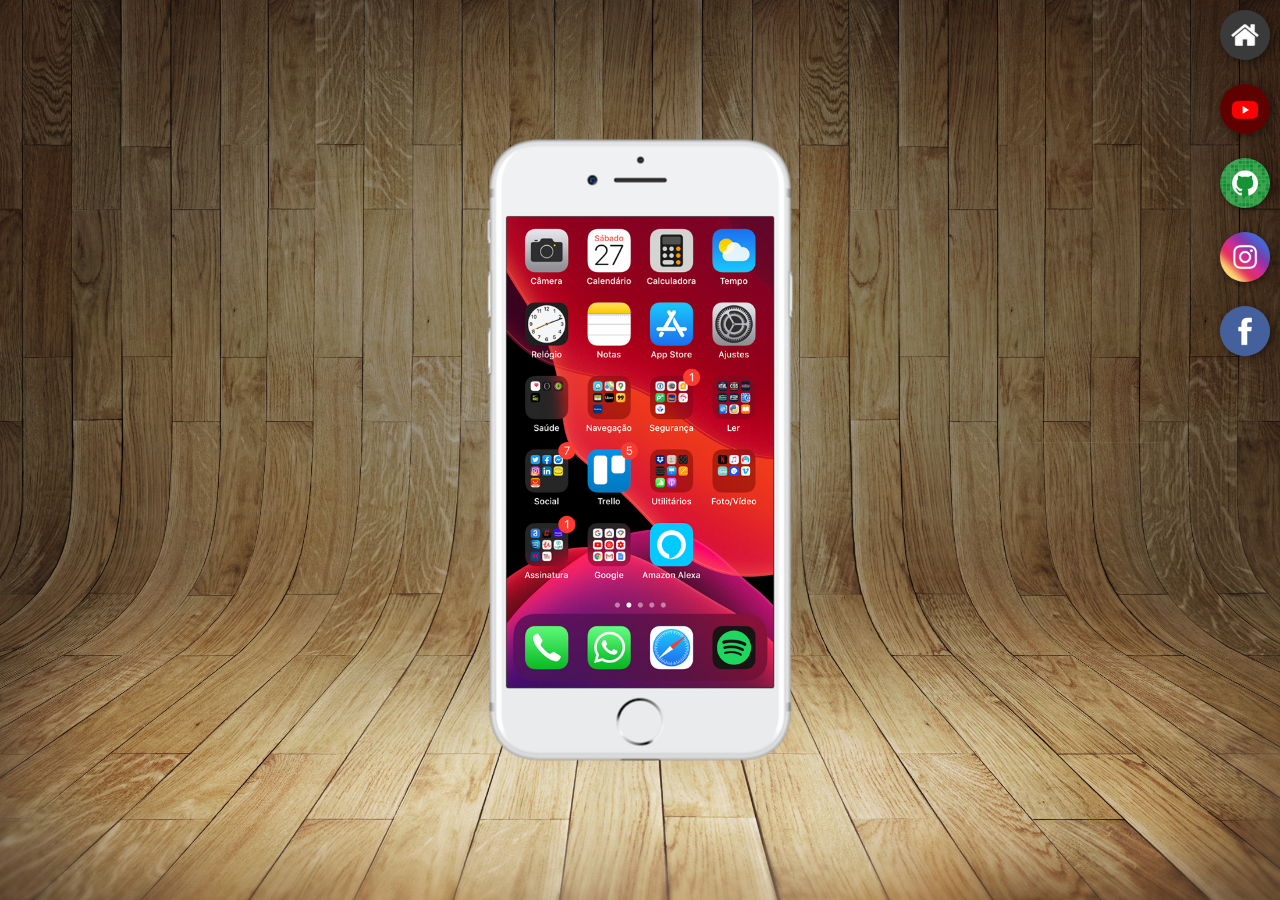
<file: index.html>
<!DOCTYPE html>
<html lang="pt-br">
<head>
    <meta charset="UTF-8">
    <meta name="viewport" content="width=device-width, initial-scale=1.0">
    <link rel="shortcut icon" href="favicon.ico" type="image/x-icon">
    <link rel="stylesheet" href="style/style.css">
    <title>Projeto Rede Social</title>
</head>
<body>
    <main>
        <section id="telefone">
            <iframe src="home.html" frameborder="0" id="tela" name="tela">
                Seu navegador não é compatível com isso...
            </iframe>
        </section>
        <section id="rede-social">
            <a href="home.html" target="tela"><img src="imagens/logo-home.jpg" alt="Home"></a> <br>
            <a href="youtube.html" target="tela"><img src="imagens/logo-youtube.jpg" alt="Youtube"></a> <br>
            <a href="github.html" target="tela"><img src="imagens/logo-github.jpg" alt="GitHub"></a> <br>
            <a href="instagram.html" target="tela"><img src="imagens/logo-instagram.jpg" alt="Instagram"></a> <br>
            <a href="facebook.html" target="tela"><img src="imagens/logo-facebook.jpg" alt="Facebook"></a> <br>
        </section>
    </main>
</body>
</html>
</file>
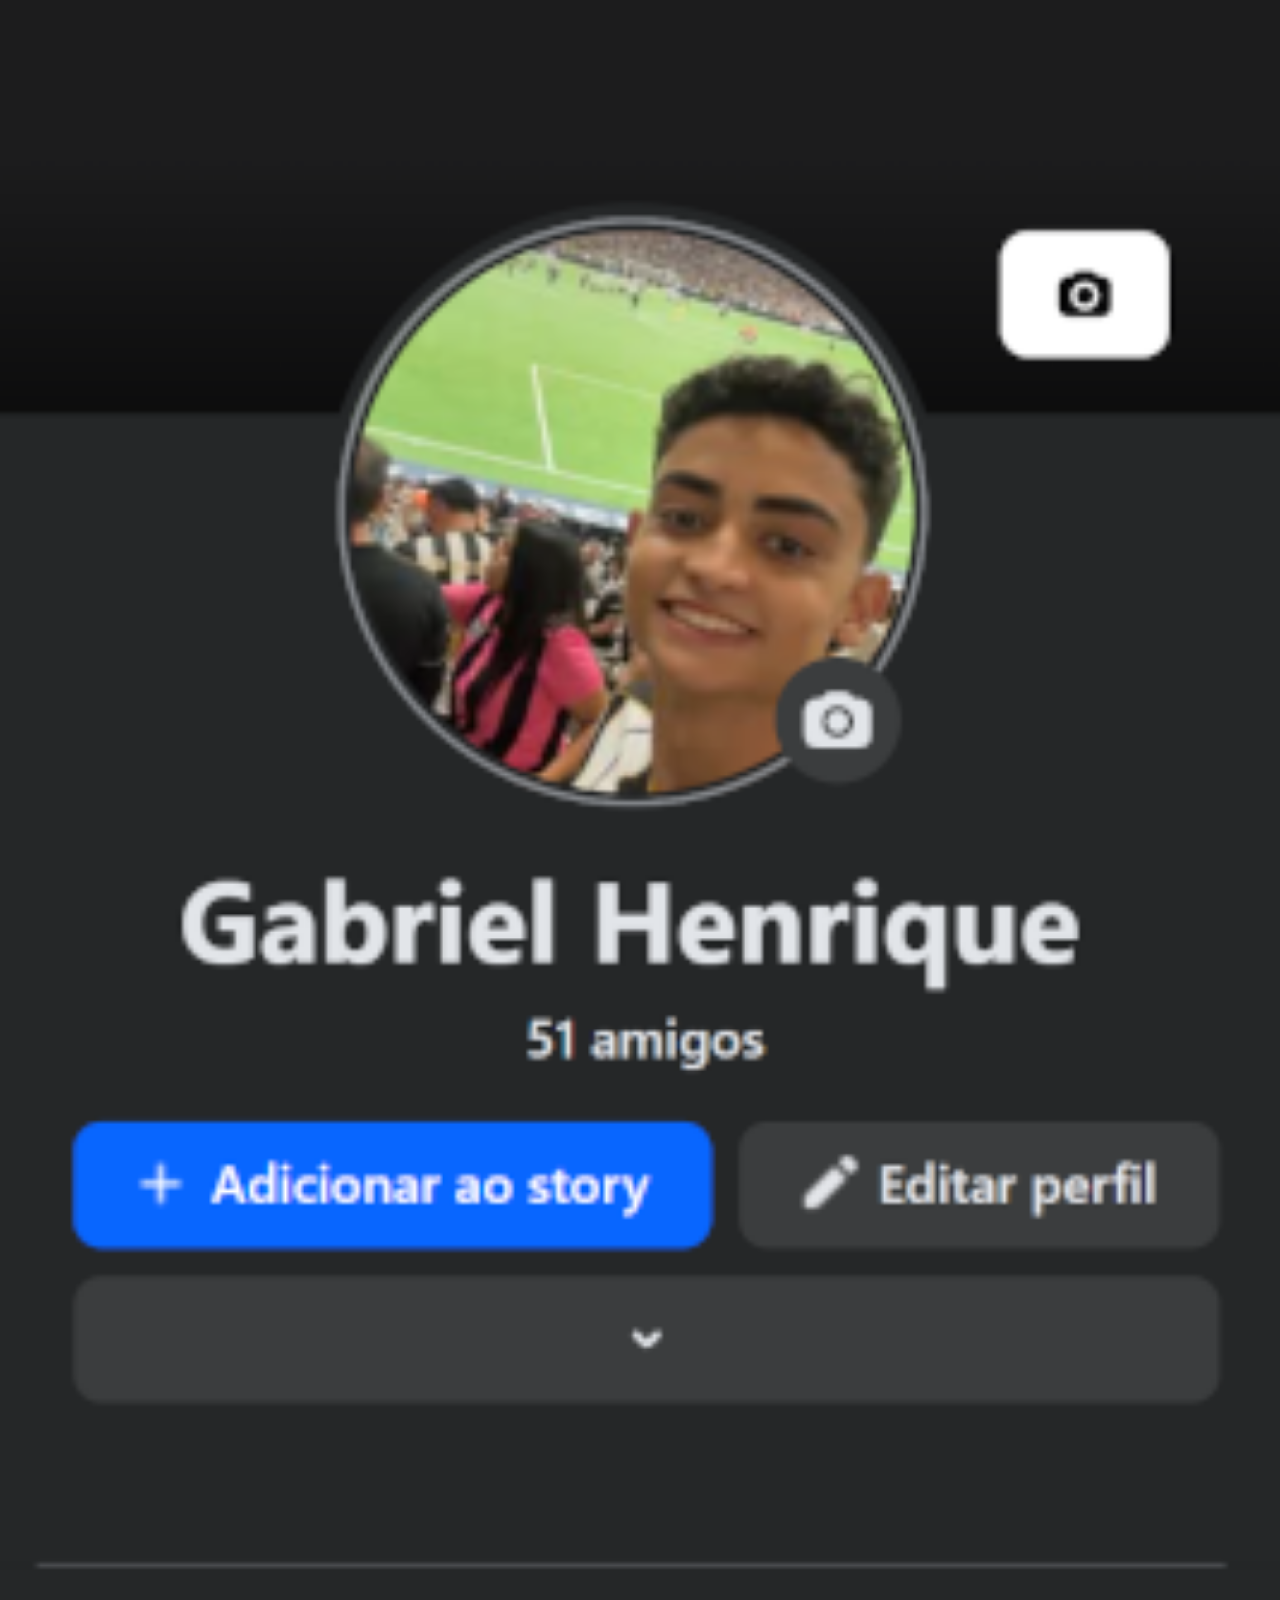
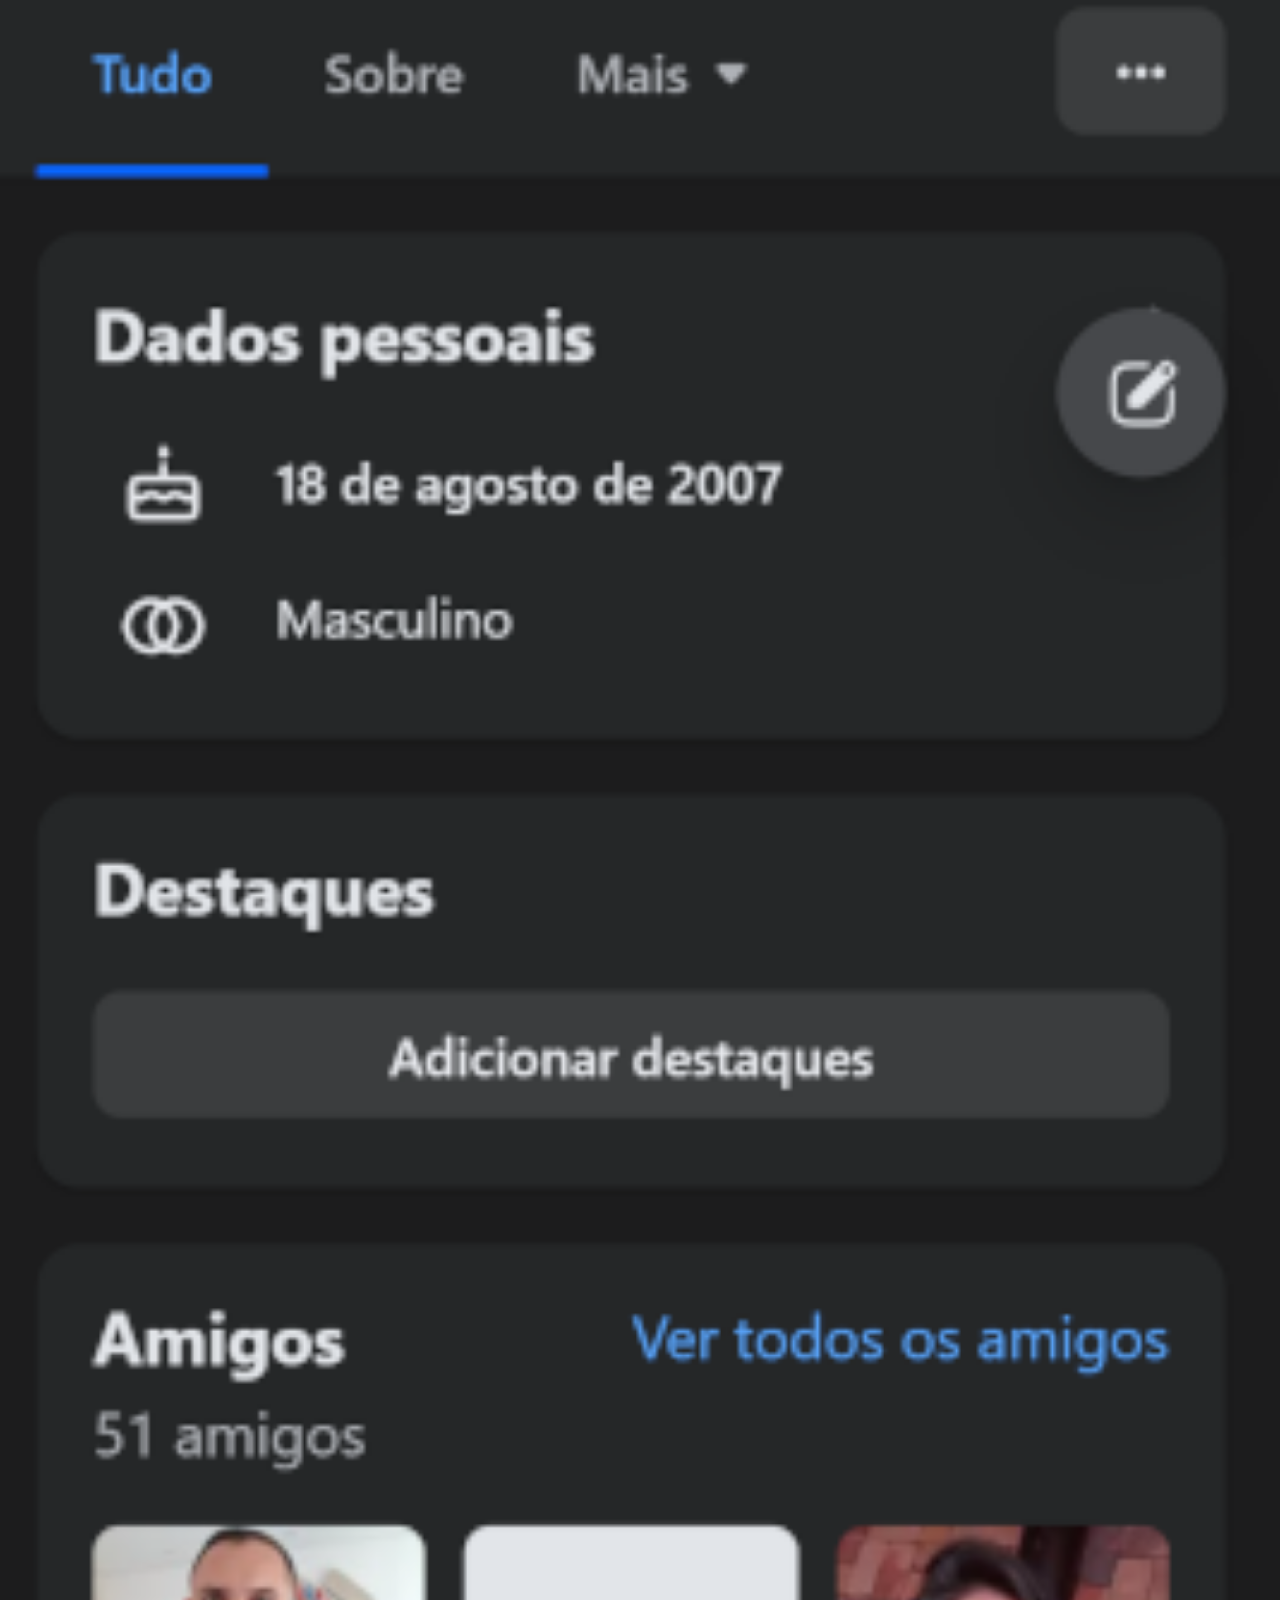
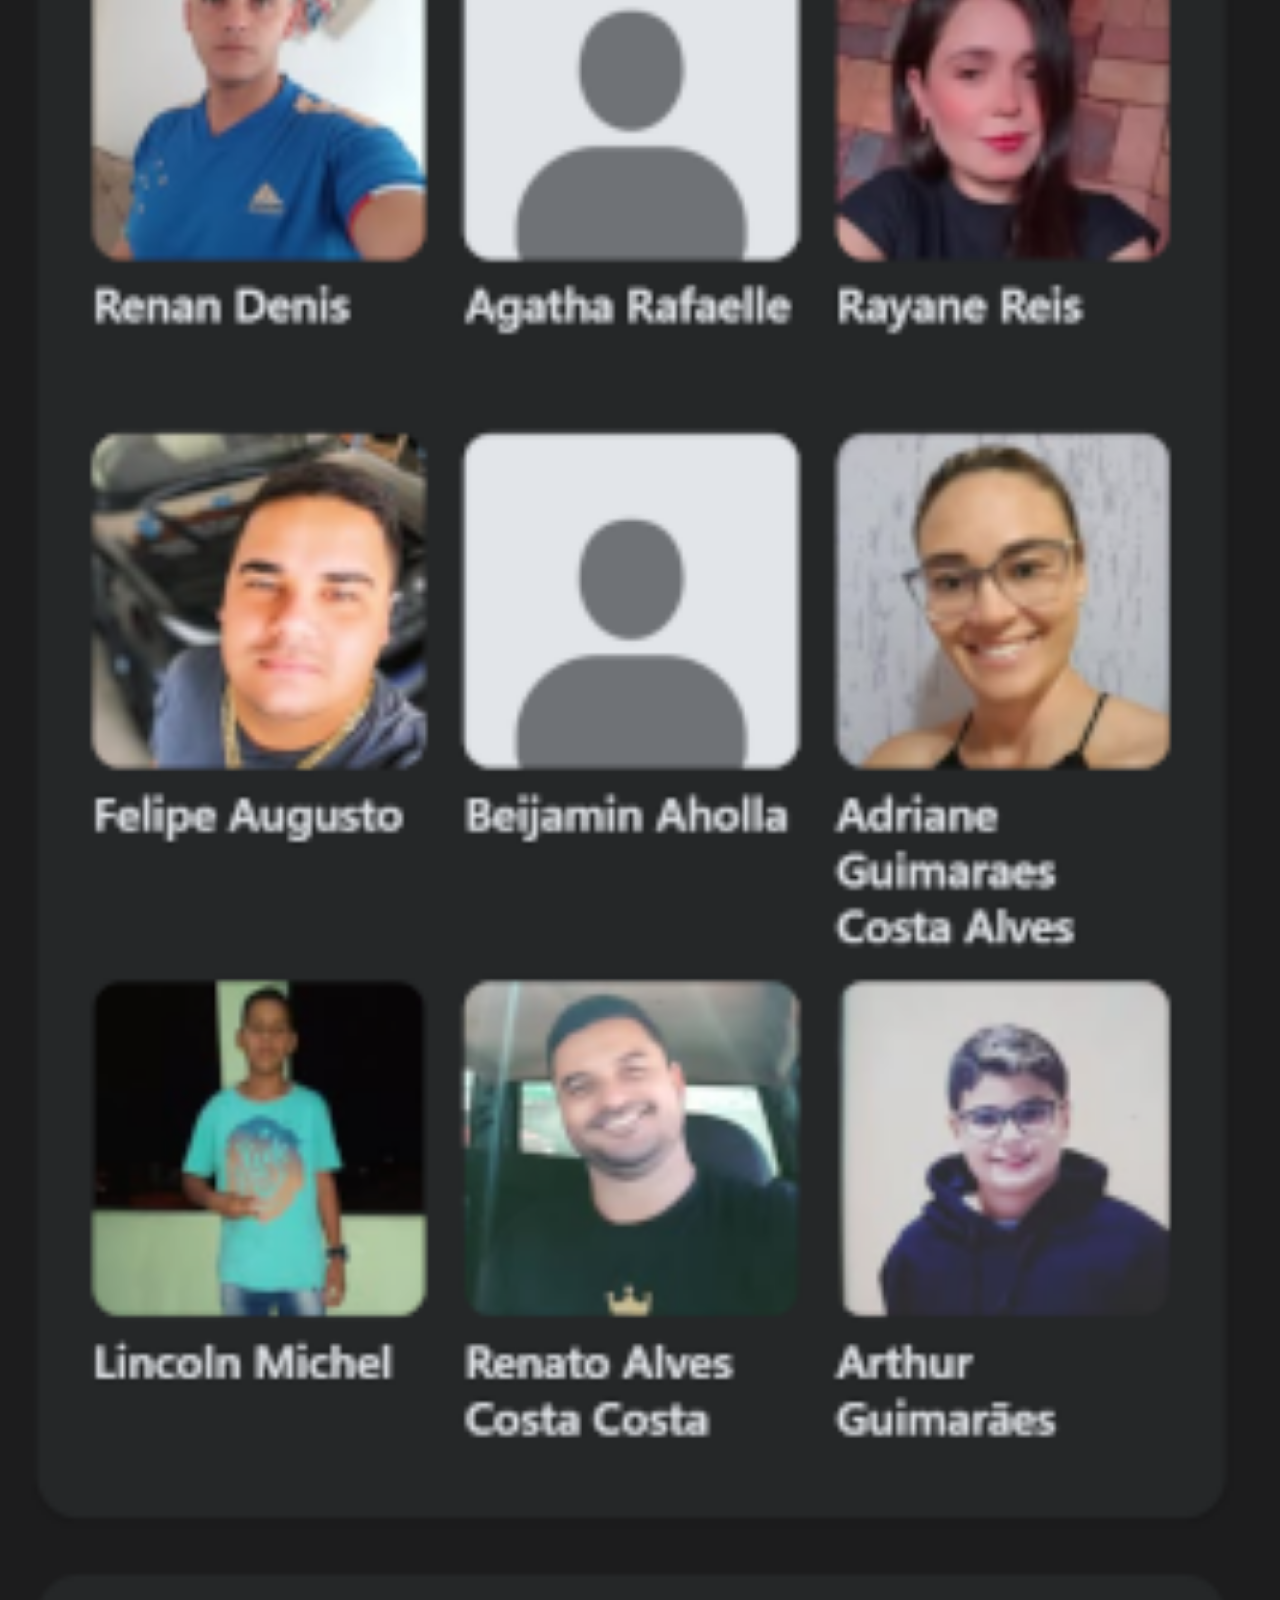
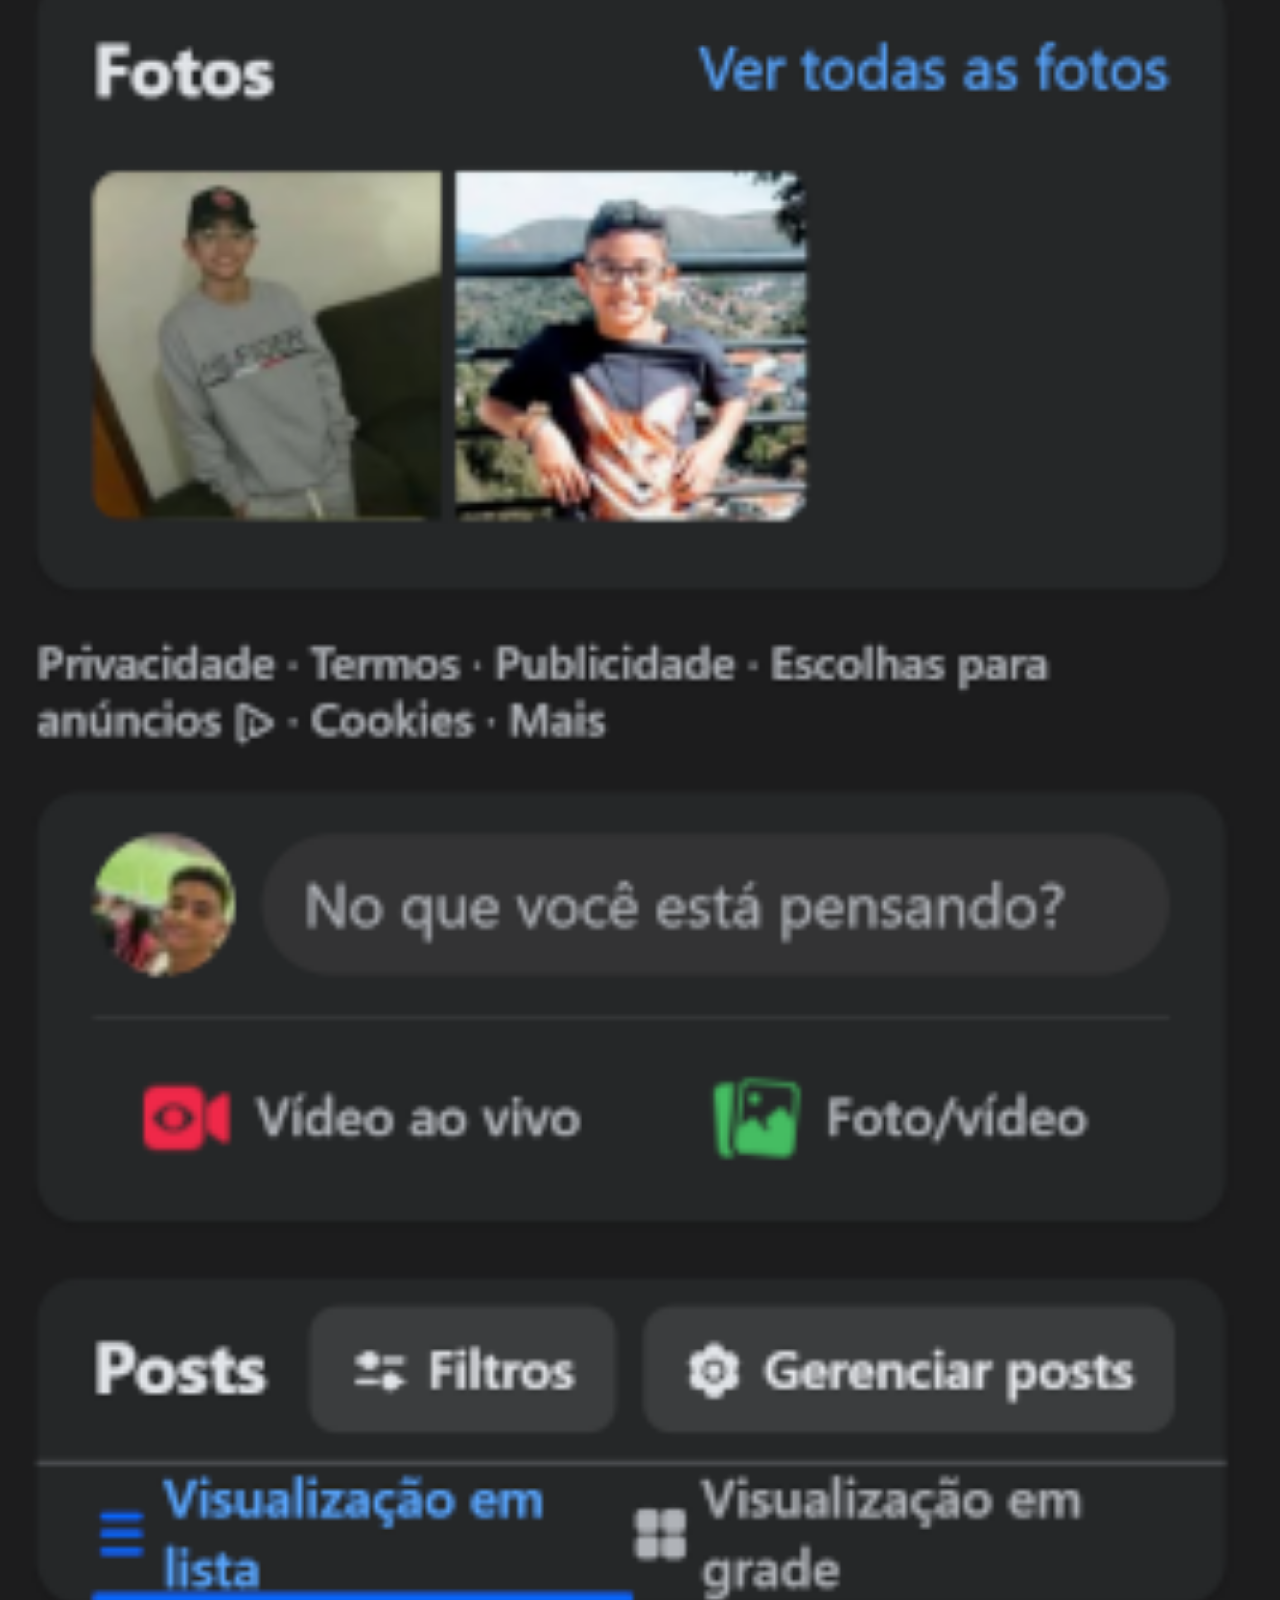
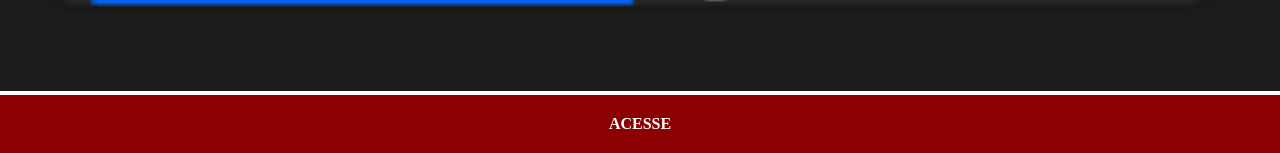
<file: facebook.html>
<!DOCTYPE html>
<html lang="pt-br">
<head>
    <meta charset="UTF-8">
    <meta name="viewport" content="width=device-width, initial-scale=1.0">
    <title>Facebook</title>
    <link rel="stylesheet" href="style/social.css">
</head>
<body>
    <img src="imagens/perfilface.png" alt="Facebook">
    <a href="https://www.facebook.com/profile.php?id=100033852651403" target="_blank">ACESSE</a>
</body>
</html>
</file>
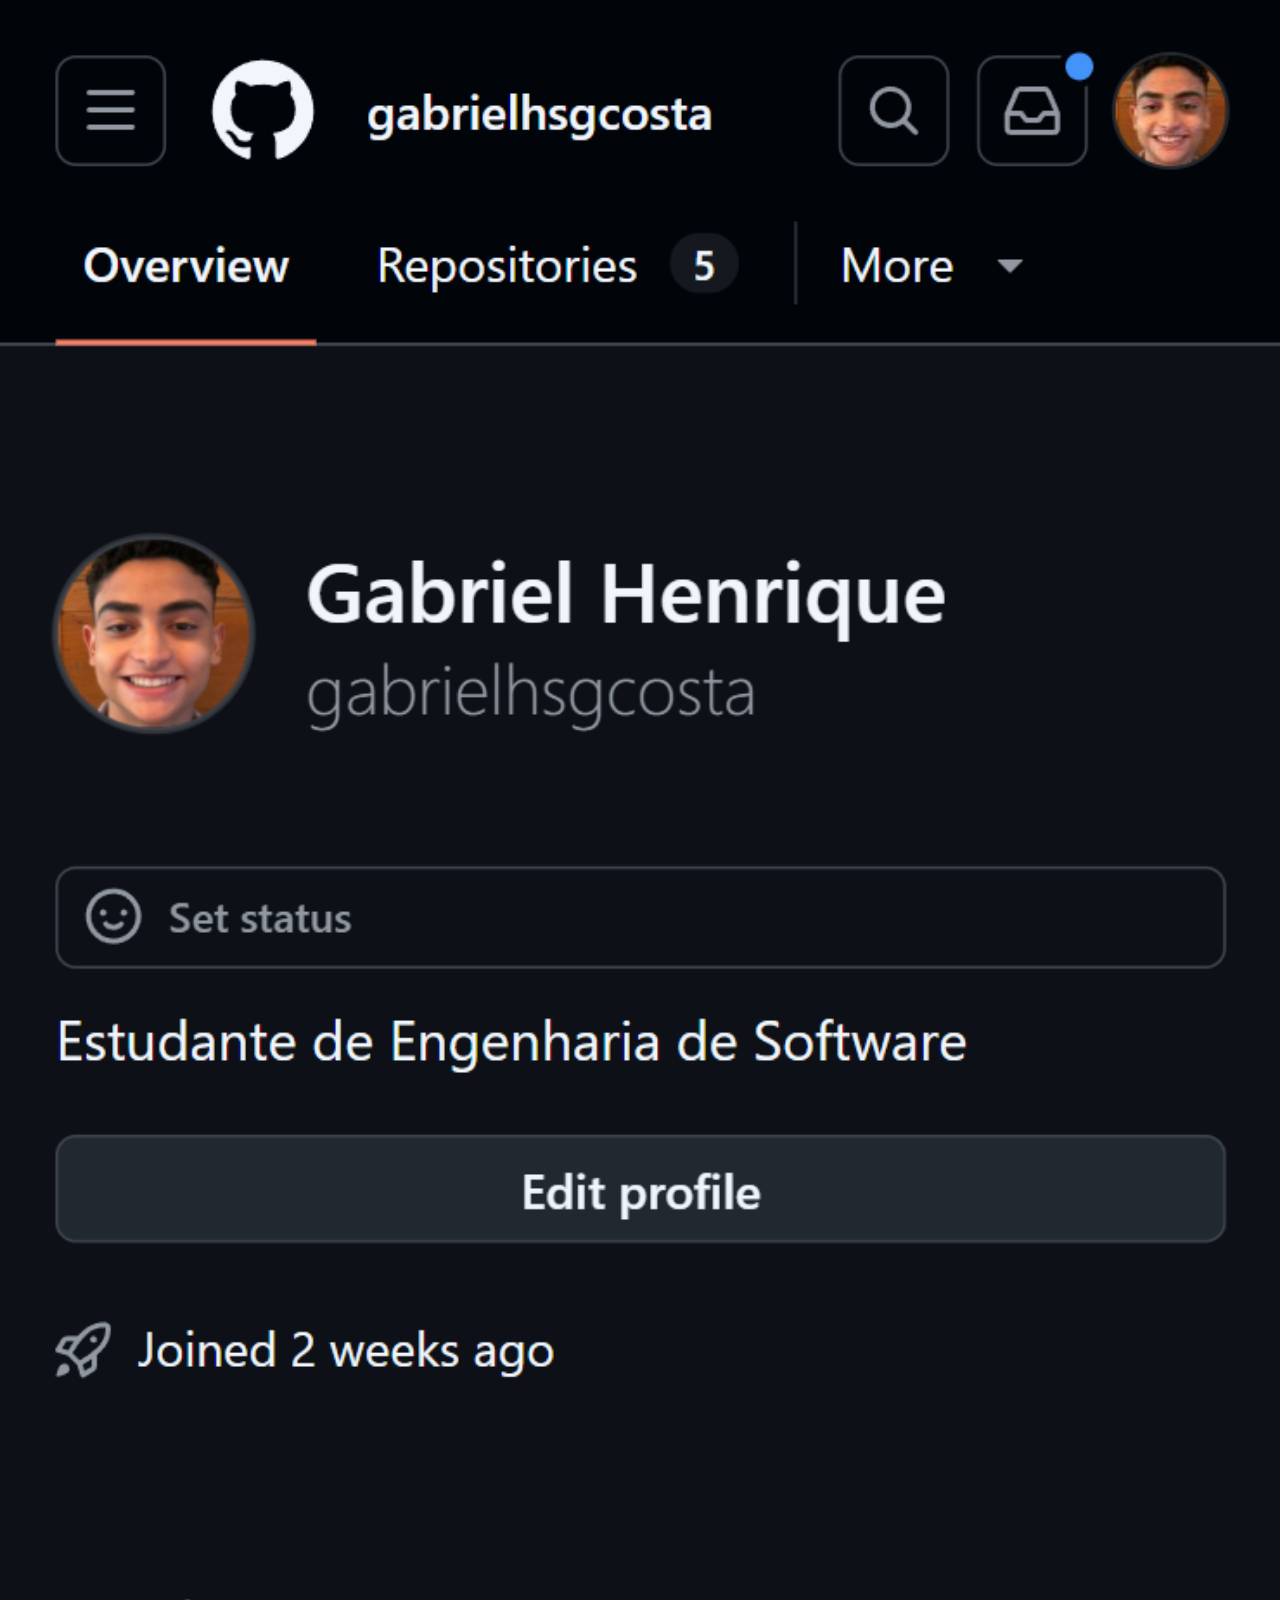
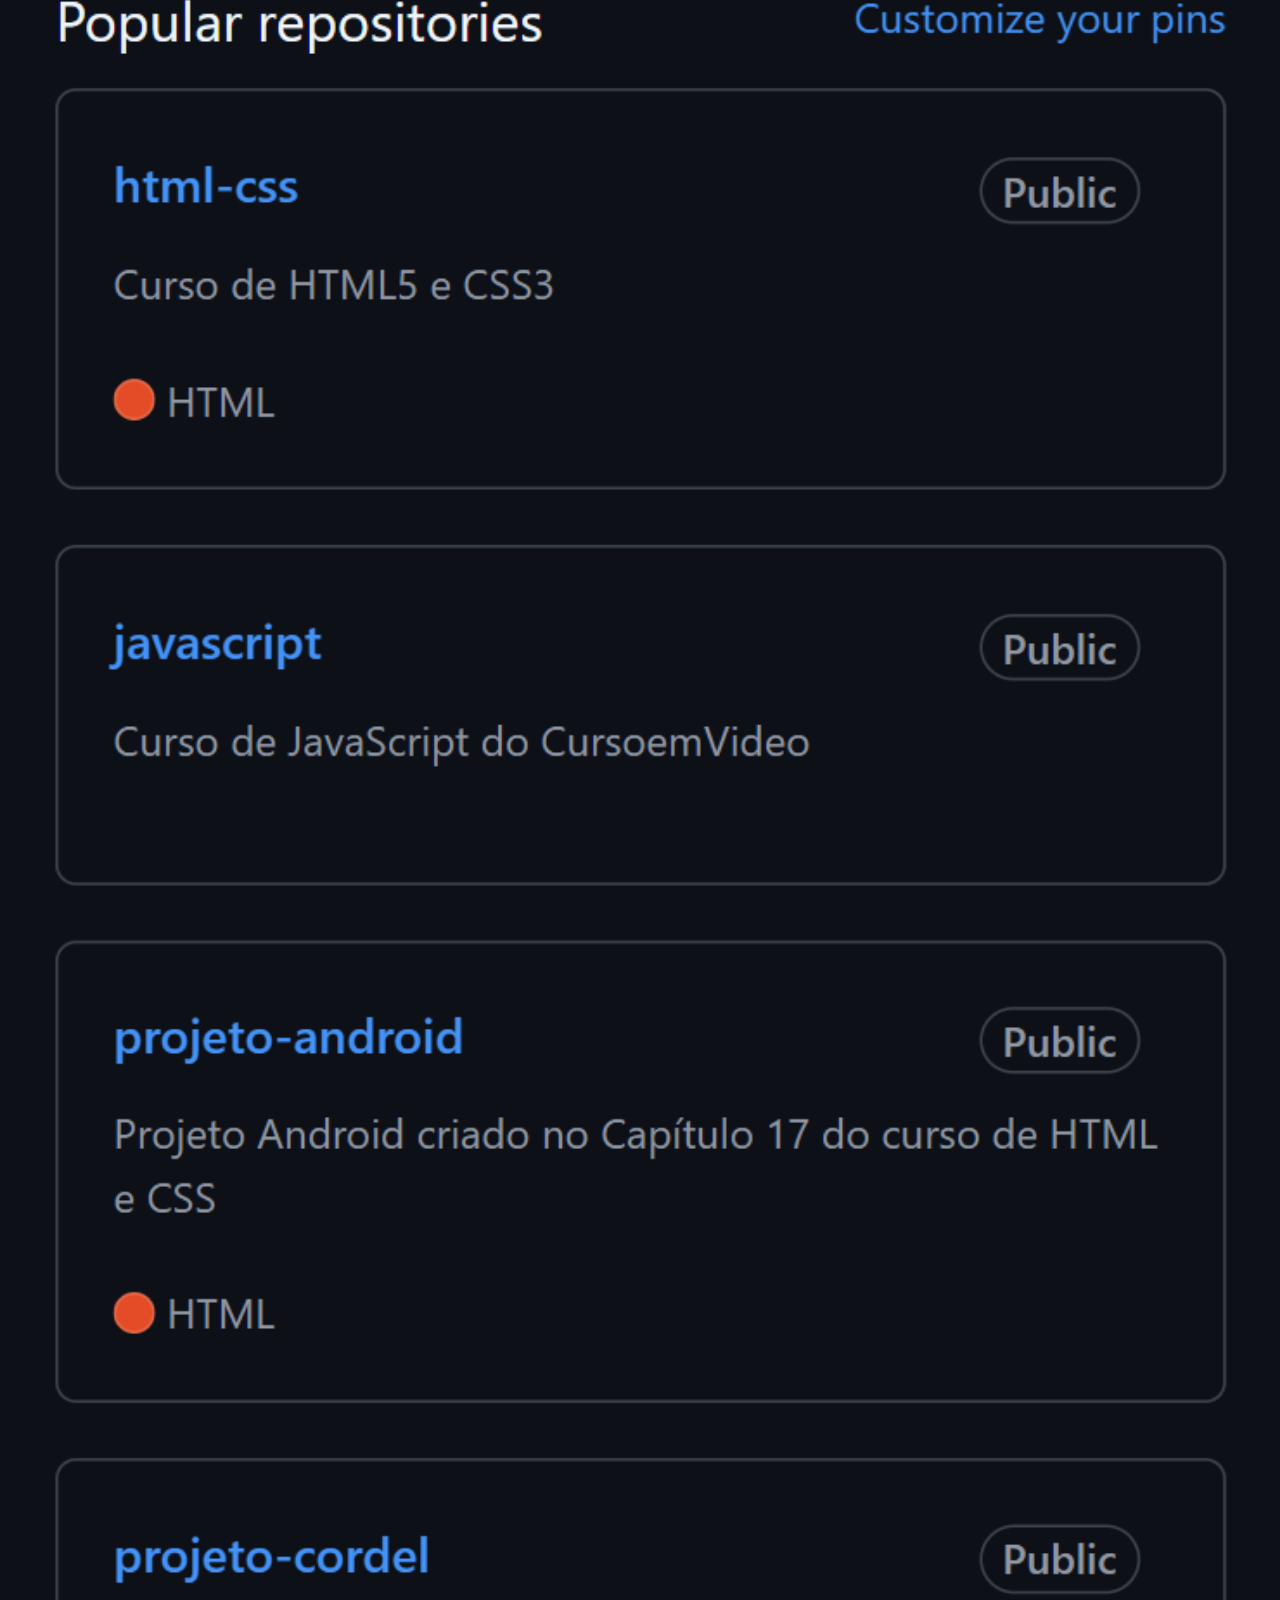
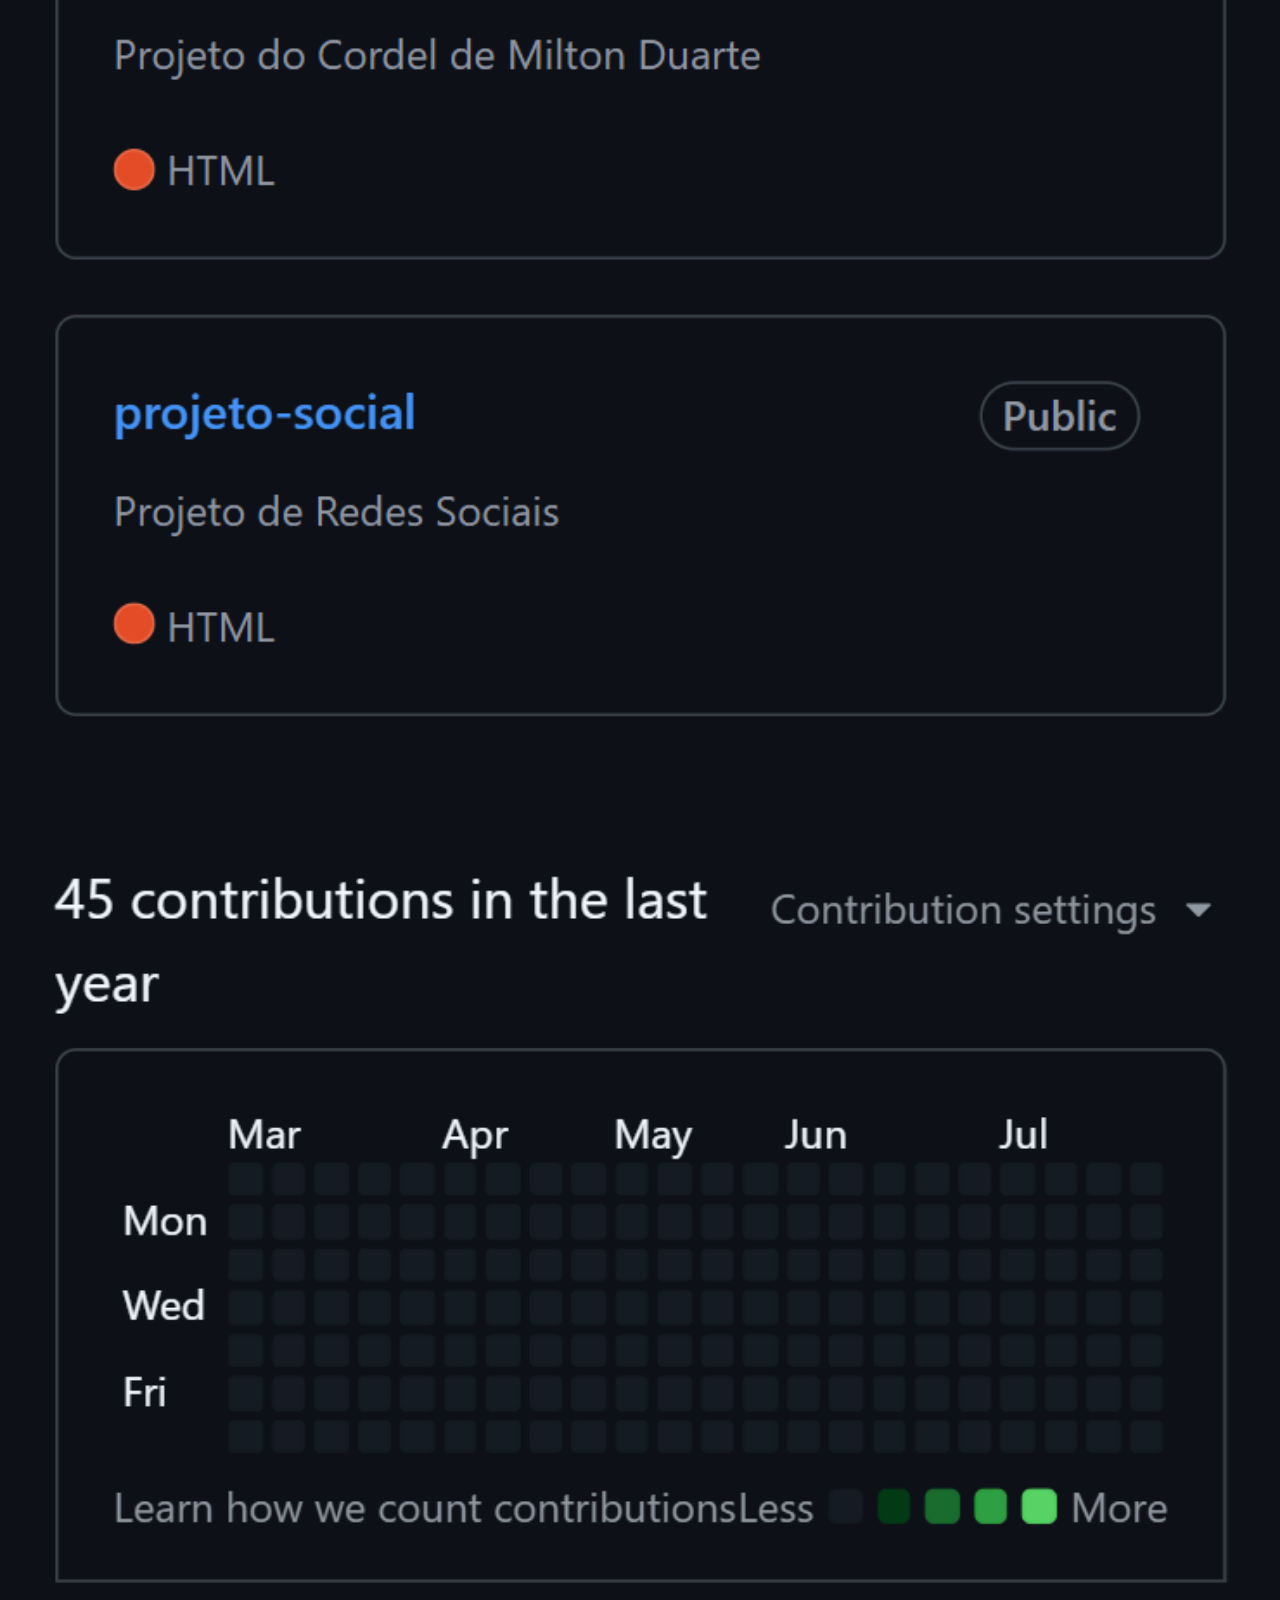
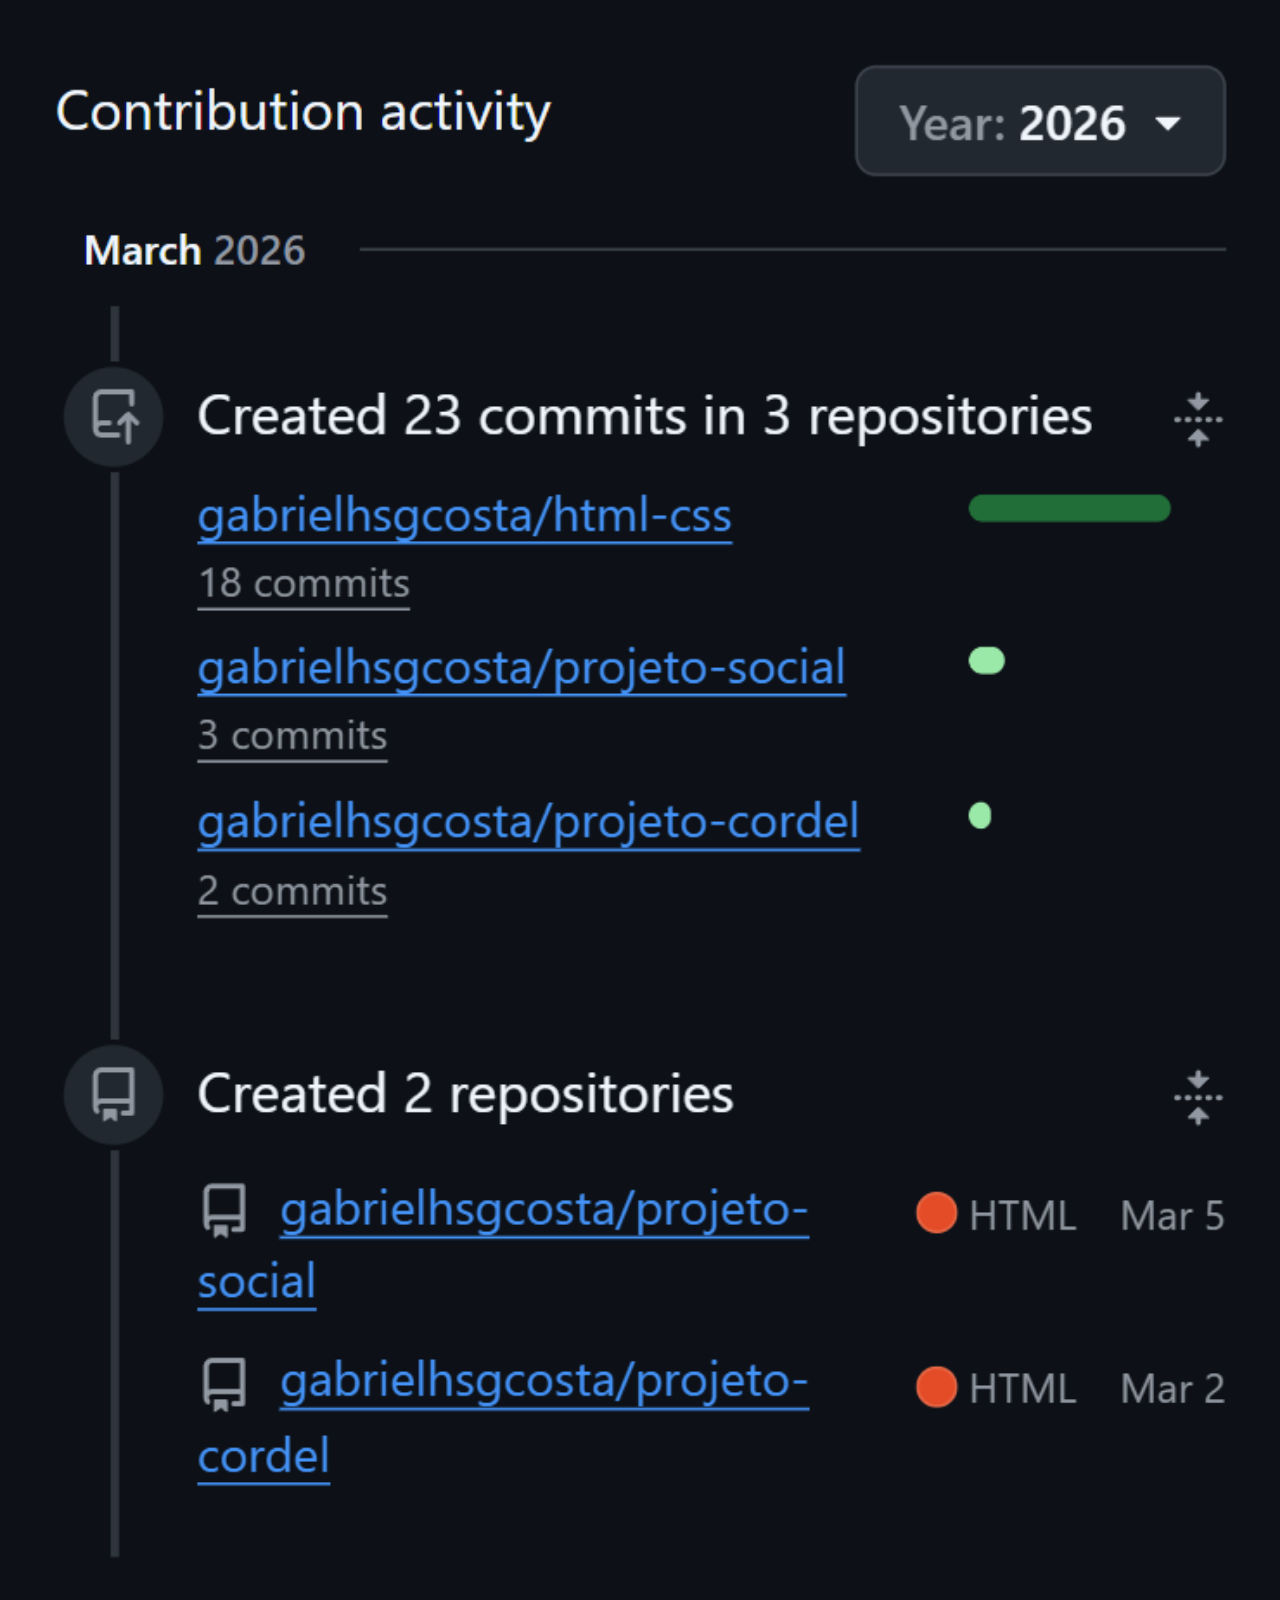
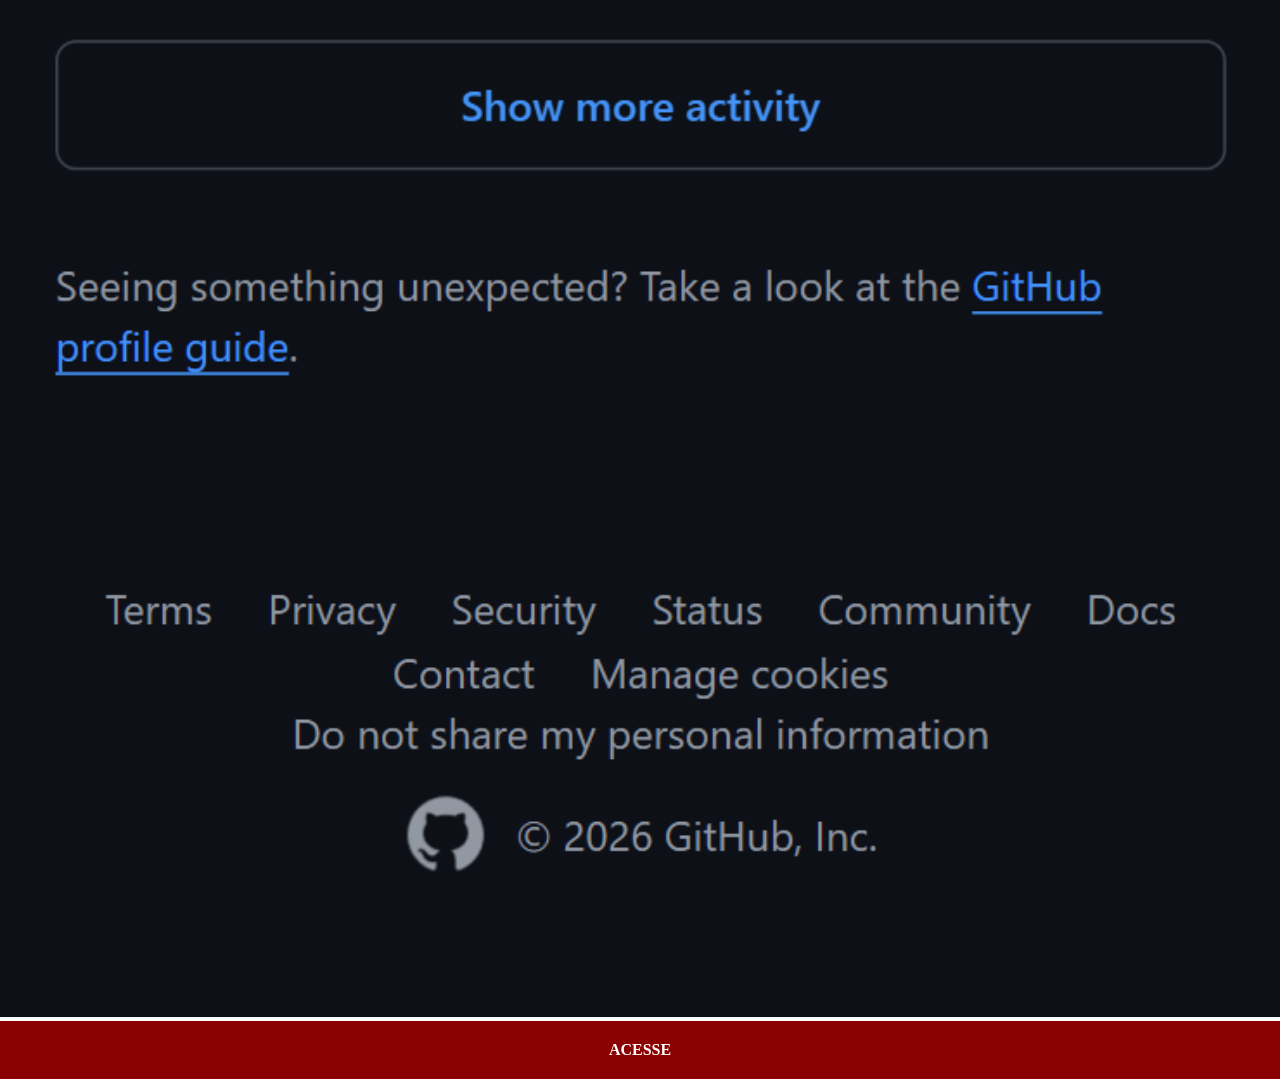
<file: github.html>
<!DOCTYPE html>
<html lang="pt-br">
<head>
    <meta charset="UTF-8">
    <meta name="viewport" content="width=device-width, initial-scale=1.0">
    <title>GitHub</title>
    <link rel="stylesheet" href="style/social.css">
</head>
<body>
    <img src="imagens/perfilgithub.png" alt="GitHub">
    <a href="https://github.com/gabrielhsgcosta" target="_blank">ACESSE</a>
</body>
</html>
</file>
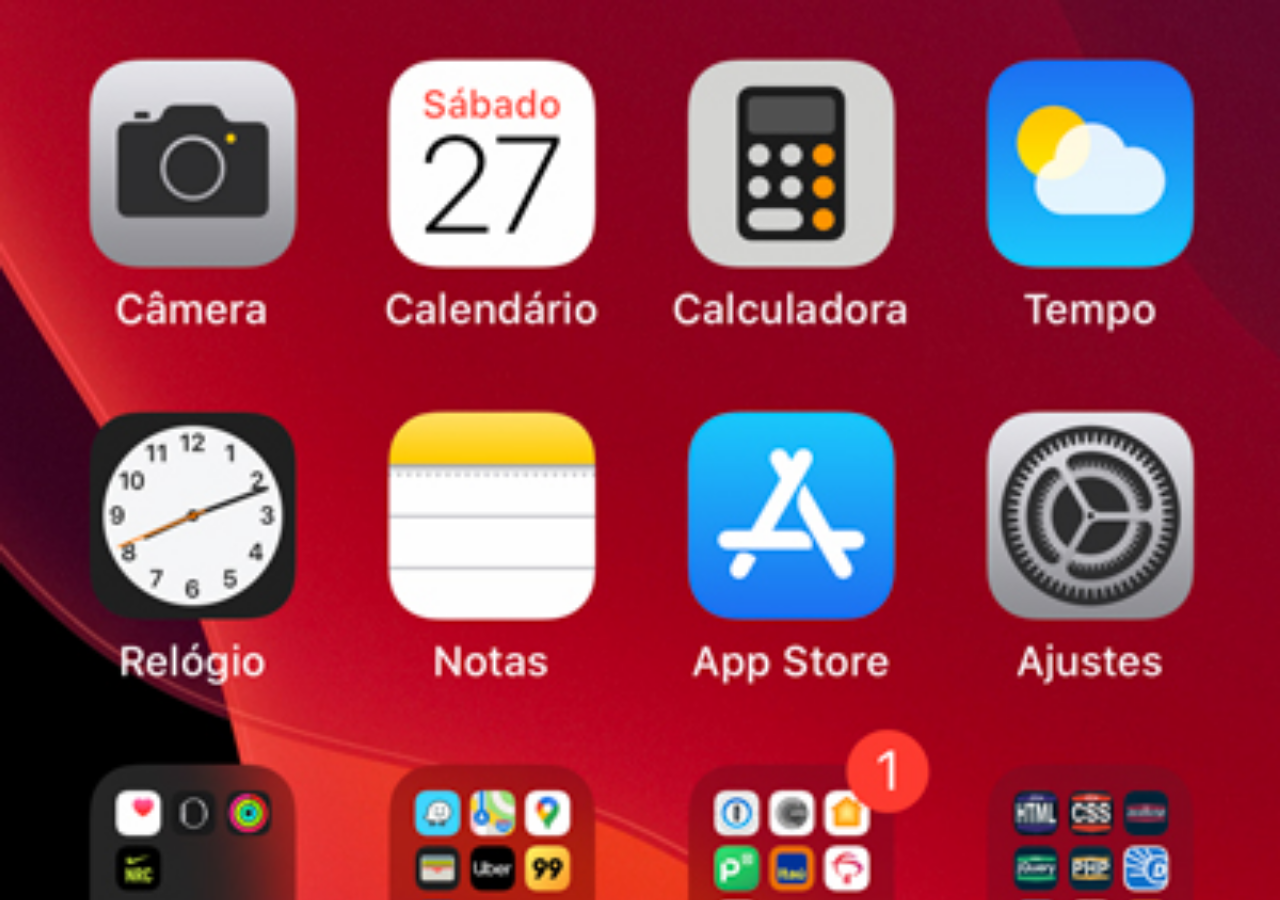
<file: home.html>
<!DOCTYPE html>
<html lang="pt-br">
<head>
    <meta charset="UTF-8">
    <meta name="viewport" content="width=device-width, initial-scale=1.0">
    <title>Home</title>
    <style>
        * {
            margin: 0px;
            padding: 0px;
        }

        body {
            background-color: black;
            background-image: url(imagens/tela-home.jpg);
            background-repeat: no-repeat;
            background-position: top center;
            background-size: cover;
        }
    </style>
</head>
<body>

</body>
</html>
</file>
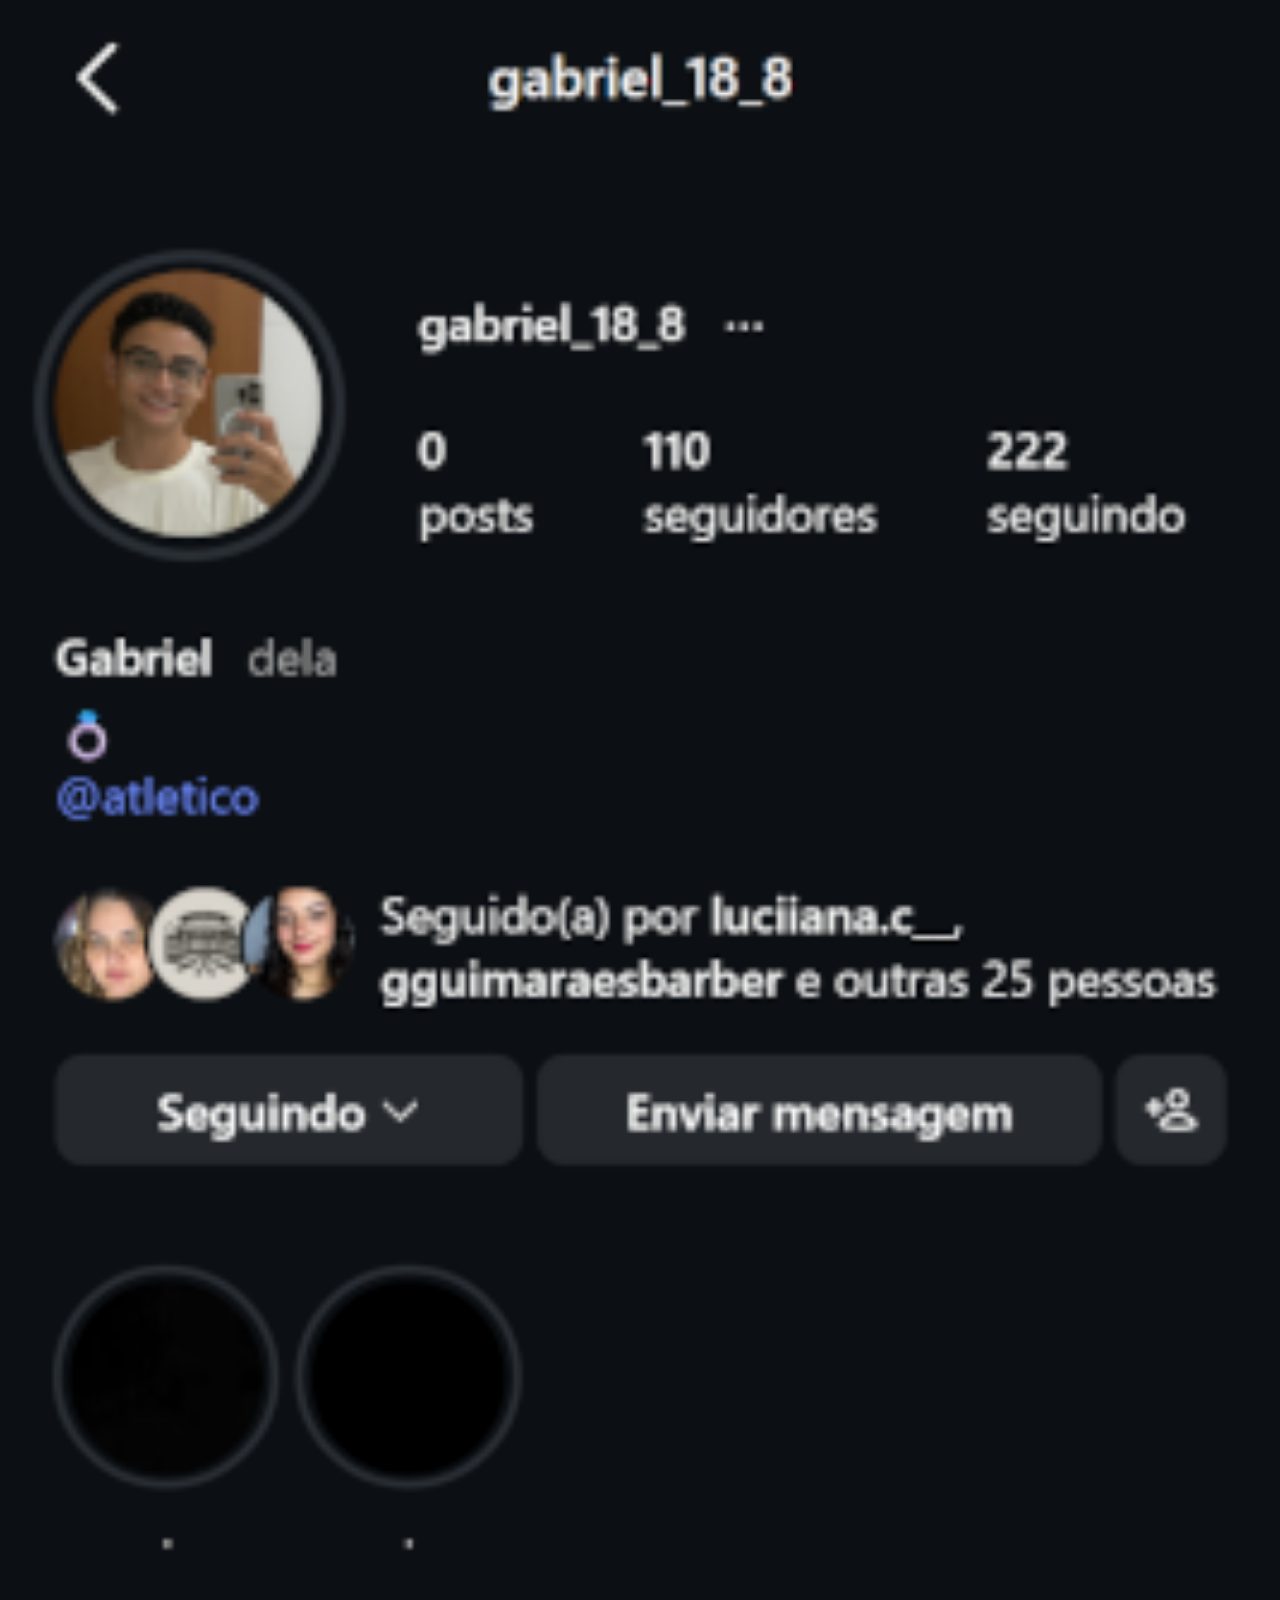
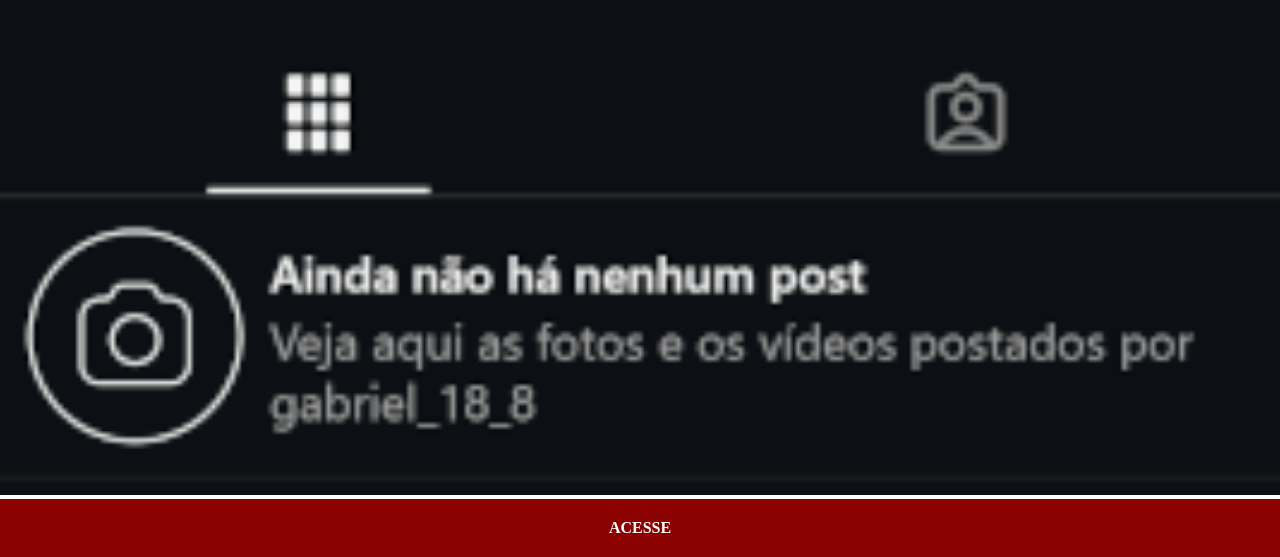
<file: instagram.html>
<!DOCTYPE html>
<html lang="pt-br">
<head>
    <meta charset="UTF-8">
    <meta name="viewport" content="width=device-width, initial-scale=1.0">
    <title>Instagram</title>
    <link rel="stylesheet" href="style/social.css">
</head>
<body>
    <img src="imagens/perfilinsta.png" alt="Instagram">
    <a href="https://www.instagram.com/gabriel_18_8/" target="_blank">ACESSE</a>
</body>
</html>
</file>
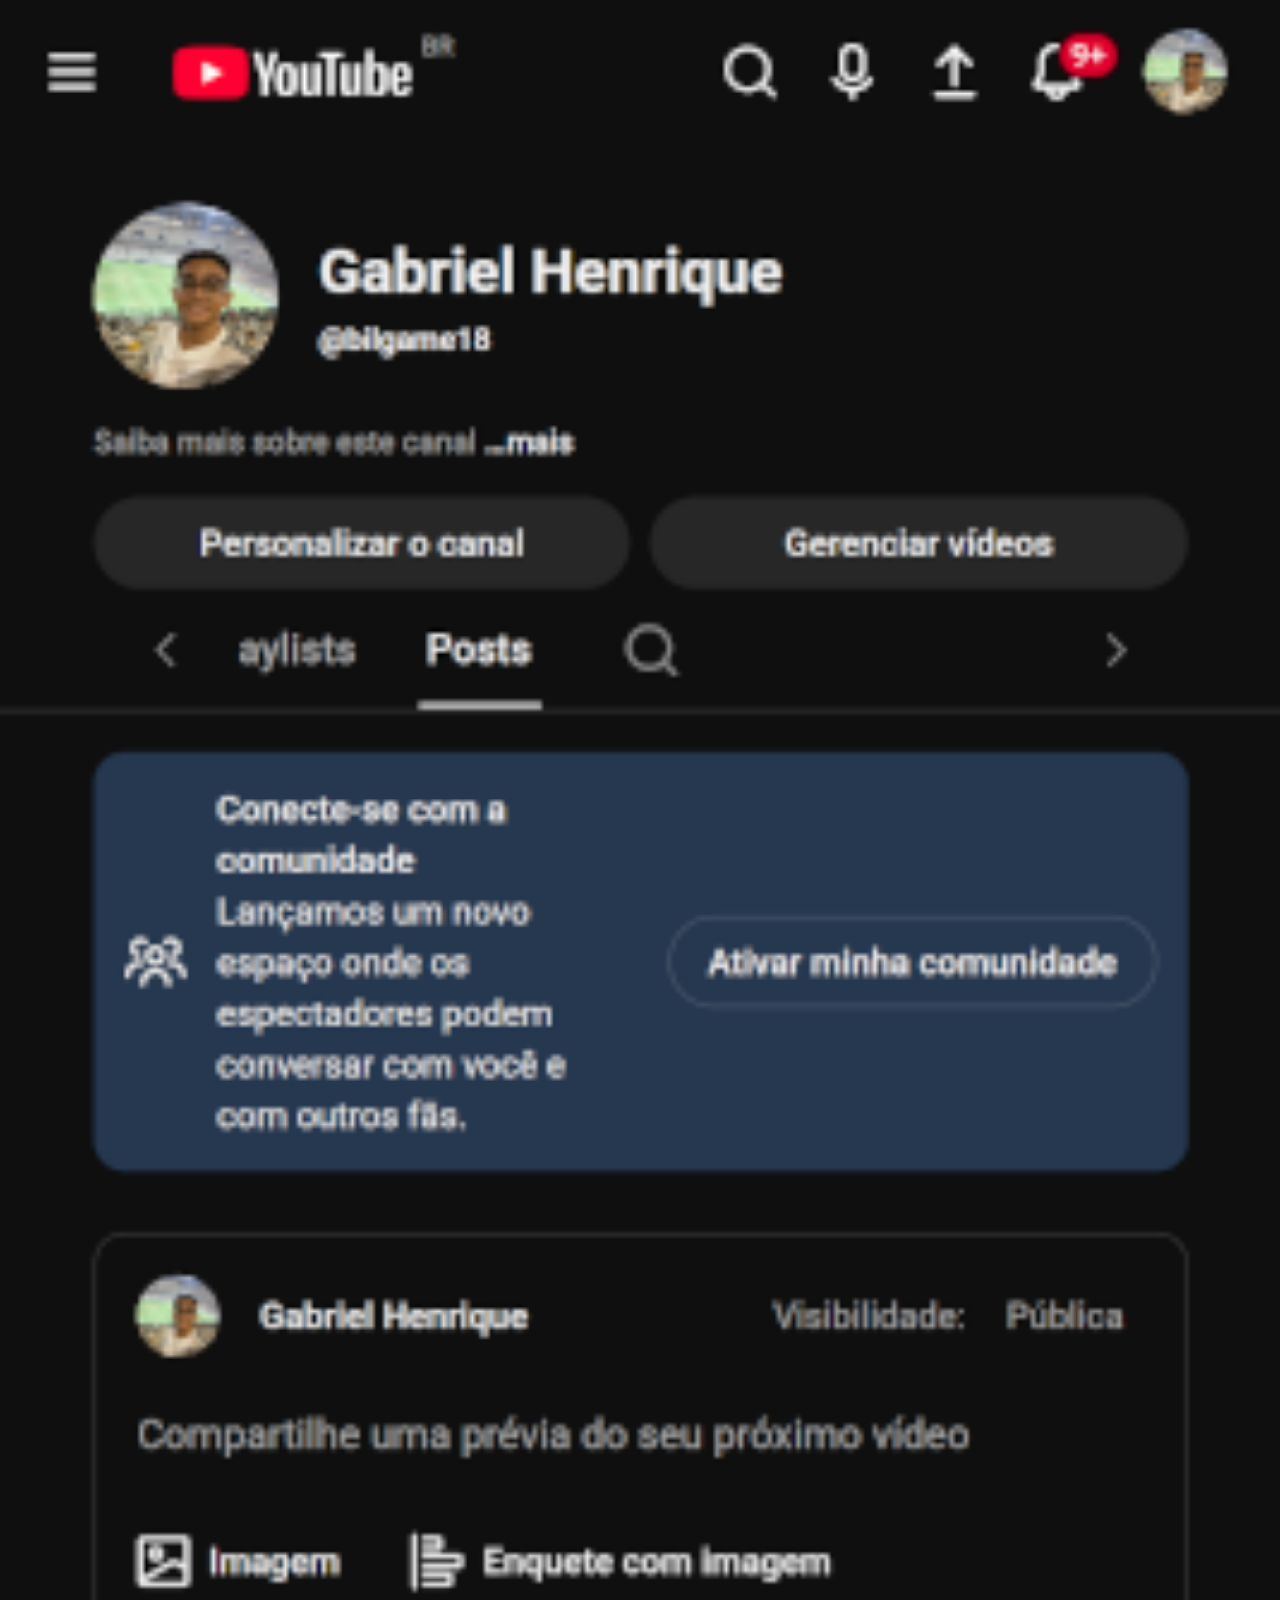
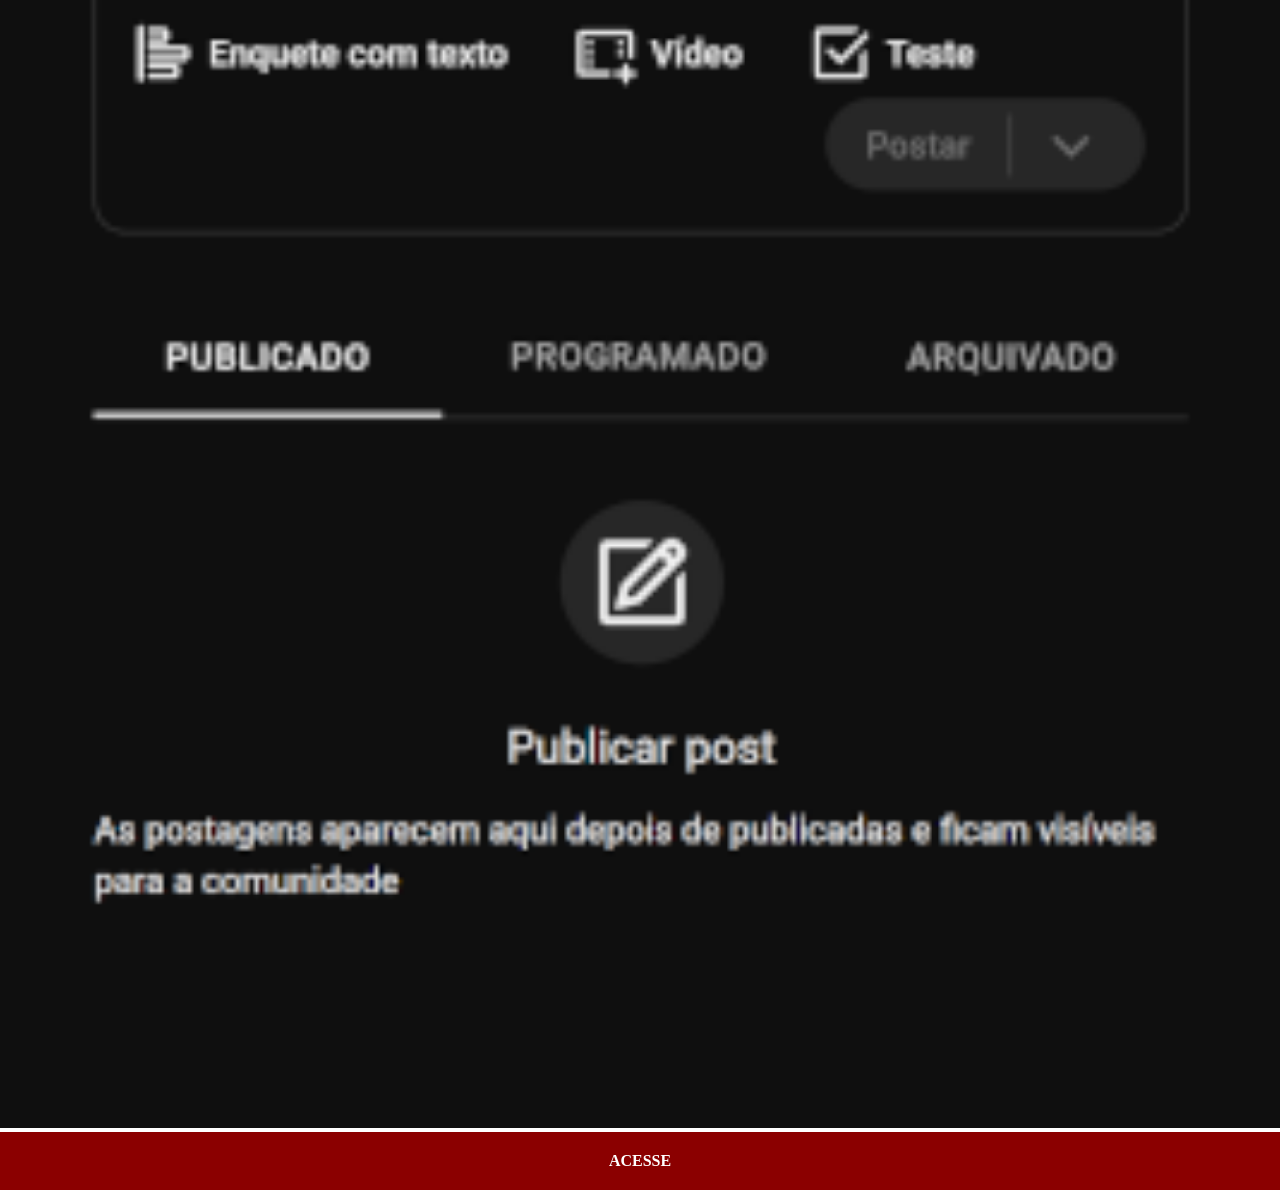
<file: youtube.html>
<!DOCTYPE html>
<html lang="pt-br">
<head>
    <meta charset="UTF-8">
    <meta name="viewport" content="width=device-width, initial-scale=1.0">
    <link rel="stylesheet" href="style/social.css">
    <title>YouTube</title>
</head>
<body>
    <img src="imagens/perfilyt.png" alt="Youtube">
    <a href="https://www.youtube.com/@bilgame18/posts" target="_blank">ACESSE</a>
</body>
</html>
</file>
<file: style/style.css>
@charset "UTF-8";

* {
    margin: 0px;
    padding: 0px;
    font-family: Arial, Helvetica, sans-serif;
}

html, body {
    width: 100vw;
    height: 100vh;
    background-color: black;
}

body {
    background-color: black;
    background-image: url(../imagens/fundo-madeira.jpg);
    background-repeat: no-repeat;
    background-size: cover;
    background-position: top center;
    background-attachment: fixed;
}

main {
    position: relative;
    height: 100vh;
}

section#telefone {
    display: block;
    position: absolute;
    top: 50%;
    left: 50%;
    transform: translate(-50%, -50%);
    width: 311px;
    height: 627px;
    background-image: url(../imagens/frame-iphone.png);
    background-size: cover;
}

iframe#tela {
    position: relative;
    top: 80px;
    left: 22px;
    width: 267px;
    height: 471px;

}

section#rede-social {
    text-align: right;
}

section#rede-social img {
    width: 50px;
    border-radius: 50%;
    margin: 10px;
    box-shadow: 2px 2px 10px rgba(0, 0, 0, 0.486);
    box-sizing: border-box;
}

section#rede-social img:hover {
    border: 2px solid rgba(255, 255, 255, 0.655);
    transform: translate(-3px, -3px);
    transition: border 0.5s;
    box-shadow: 5px 5px 10px black;
}
</file>
<file: style/social.css>
@charset "UTF-8";

* {
            margin: 0px;
            padding: 0px;
        }

        ::-webkit-scrollbar {
            width: 0px;
            height: 0px;
        }

        img {
            width: 100vw;
            
        }

        a {
            display: block;
            background-color: darkred;
            color: white;
            font-weight: bolder;
            text-align: center;
            text-decoration: none;
            padding: 20px;
        }
        a:hover {
            background-color: red;
        }
</file>
